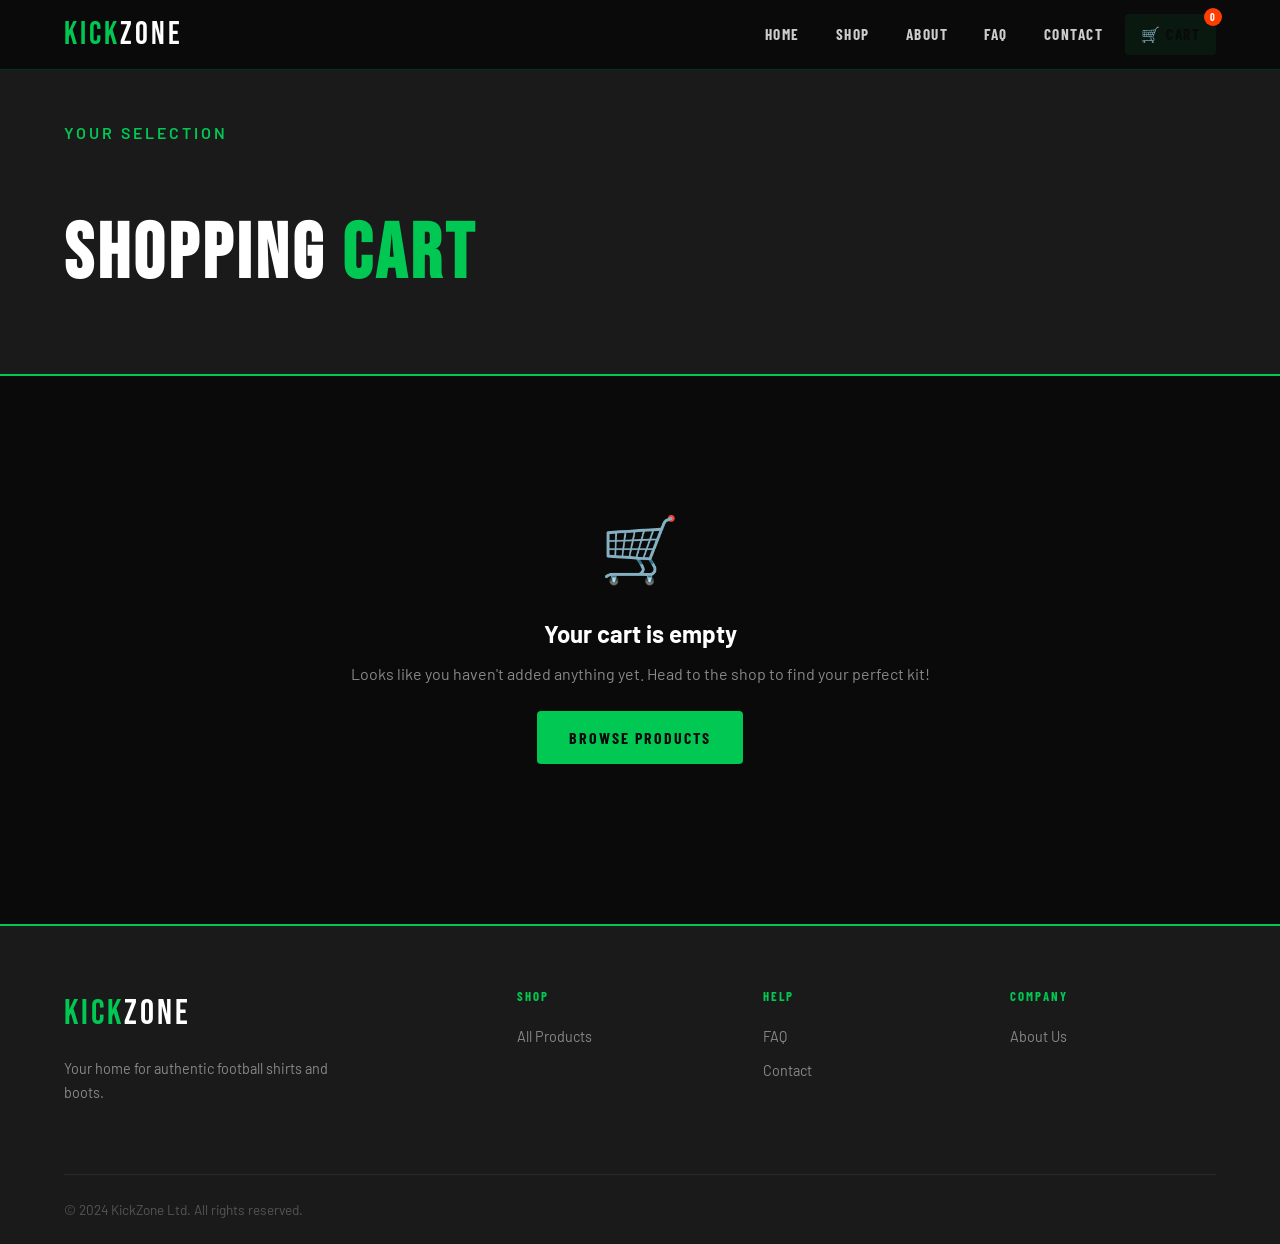
<file: cart.html>
<!DOCTYPE html>
<html lang="en">
<head>
  <meta charset="UTF-8" />
  <meta name="viewport" content="width=device-width, initial-scale=1.0"/>
  <title>KickZone — Shopping Cart</title>
  <link rel="stylesheet" href="style.css" />
</head>
<body>

  <!-- NAVBAR -->
  <nav class="navbar">
    <div class="container">
      <a href="index.html" class="nav-logo">KICK<span>ZONE</span></a>
      <div class="nav-menu">
        <a href="index.html">Home</a>
        <a href="shop.html">Shop</a>
        <a href="about.html">About</a>
        <a href="faq.html">FAQ</a>
        <a href="contact.html">Contact</a>
        <a href="cart.html" class="nav-cart active">🛒 Cart <span class="cart-count" id="cartCount">0</span></a>
      </div>
    </div>
  </nav>

  <!-- PAGE HERO -->
  <div class="page-hero">
    <div class="container">
      <p class="section-subtitle">Your Selection</p>
      <h1 class="section-title">SHOPPING <span class="highlight">CART</span></h1>
    </div>
  </div>

  <div class="section" style="padding-top:40px;">
    <div class="container">
      <div id="cartContent"></div>
    </div>
  </div>

  <!-- FOOTER -->
  <footer>
    <div class="container">
      <div class="footer-top">
        <div class="footer-brand">
          <div class="logo">KICK<span>ZONE</span></div>
          <p>Your home for authentic football shirts and boots.</p>
        </div>
        <div class="footer-col">
          <h4>Shop</h4>
          <ul><li><a href="shop.html">All Products</a></li></ul>
        </div>
        <div class="footer-col">
          <h4>Help</h4>
          <ul><li><a href="faq.html">FAQ</a></li><li><a href="contact.html">Contact</a></li></ul>
        </div>
        <div class="footer-col">
          <h4>Company</h4>
          <ul><li><a href="about.html">About Us</a></li></ul>
        </div>
      </div>
      <div class="footer-bottom">
        <p>&copy; 2024 KickZone Ltd. All rights reserved.</p>
      </div>
    </div>
  </footer>

  <div class="toast" id="toast"></div>

  <script src="store.js"></script>
  <script>
    function renderCart() {
      const cart = getCart();
      const cartContent = document.getElementById('cartContent');
      updateCartCount();

      if (cart.length === 0) {
        cartContent.innerHTML = `
          <div class="empty-cart">
            <div class="icon">🛒</div>
            <h3>Your cart is empty</h3>
            <p>Looks like you haven't added anything yet. Head to the shop to find your perfect kit!</p>
            <a href="shop.html" class="btn btn-primary">Browse Products</a>
          </div>
        `;
        return;
      }

      let subtotal = 0;
      const rows = cart.map(item => {
        const p = products.find(prod => prod.id === item.id);
        if (!p) return '';
        const lineTotal = p.price * item.qty;
        subtotal += lineTotal;
        return `
          <tr>
            <td>
              <div class="cart-item-info">
                <img src="${p.img}" alt="${p.name}" class="cart-item-img"/>
                <div>
                  <div class="cart-item-brand">${p.brand}</div>
                  <div class="cart-item-name">${p.name}</div>
                  <div style="font-size:0.8rem;color:#888;margin-top:2px;">${p.category === 'shirts' ? '⚽ Shirt' : '👟 Boots'}</div>
                </div>
              </div>
            </td>
            <td>£${p.price.toFixed(2)}</td>
            <td>
              <div class="qty-control">
                <button class="qty-btn" onclick="changeQty(${p.id}, -1)">−</button>
                <span class="qty-val">${item.qty}</span>
                <button class="qty-btn" onclick="changeQty(${p.id}, 1)">+</button>
              </div>
            </td>
            <td>£${lineTotal.toFixed(2)}</td>
            <td>
              <button class="remove-btn" onclick="removeItem(${p.id})" title="Remove">✕</button>
            </td>
          </tr>
        `;
      }).join('');

      const delivery = subtotal >= 50 ? 0 : 4.99;
      const total = subtotal + delivery;

      cartContent.innerHTML = `
        <div class="cart-layout">
          <div>
            <table class="cart-table">
              <thead>
                <tr>
                  <th>Product</th>
                  <th>Price</th>
                  <th>Qty</th>
                  <th>Total</th>
                  <th></th>
                </tr>
              </thead>
              <tbody>${rows}</tbody>
            </table>
            <div style="margin-top:24px;display:flex;gap:12px;flex-wrap:wrap;">
              <a href="shop.html" class="btn btn-outline">← Continue Shopping</a>
              <button class="btn btn-dark" onclick="clearCartAll()">Clear Cart</button>
            </div>
          </div>

          <div class="order-summary">
            <h3>ORDER SUMMARY</h3>
            <div class="summary-row"><span>Subtotal</span><span>£${subtotal.toFixed(2)}</span></div>
            <div class="summary-row">
              <span>Delivery</span>
              <span>${delivery === 0 ? '<span style="color:var(--green)">FREE</span>' : '£' + delivery.toFixed(2)}</span>
            </div>
            ${delivery > 0 ? `<div style="font-size:0.8rem;color:#888;padding:6px 0;">Add £${(50 - subtotal).toFixed(2)} more for free delivery!</div>` : ''}
            <div class="summary-row total"><span>Total</span><span>£${total.toFixed(2)}</span></div>

            <div class="coupon-input">
              <input type="text" id="couponInput" placeholder="Coupon code..."/>
              <button class="btn btn-dark" onclick="applyCoupon()" style="white-space:nowrap;">Apply</button>
            </div>

            <button class="checkout-btn" onclick="checkout()">Proceed to Checkout →</button>
            <div style="text-align:center;margin-top:14px;font-size:0.8rem;color:#888;">🔒 Secure SSL checkout</div>
            <div style="text-align:center;margin-top:6px;font-size:0.85rem;color:#888;">Visa · Mastercard · PayPal · Apple Pay</div>
          </div>
        </div>
      `;
    }

    function changeQty(id, delta) {
      const cart = getCart();
      const item = cart.find(i => i.id === id);
      if (!item) return;
      item.qty += delta;
      if (item.qty <= 0) {
        cart.splice(cart.indexOf(item), 1);
      }
      saveCart(cart);
      renderCart();
    }

    function removeItem(id) {
      const cart = getCart().filter(i => i.id !== id);
      saveCart(cart);
      renderCart();
      showToast('🗑️ Item removed');
    }

    function clearCartAll() {
      saveCart([]);
      renderCart();
      showToast('🗑️ Cart cleared');
    }

    function applyCoupon() {
      const code = document.getElementById('couponInput').value.trim().toUpperCase();
      if (code === 'KICKZONE20') {
        showToast('🎉 20% discount applied!');
      } else {
        showToast('❌ Invalid coupon code');
      }
    }

    function checkout() {
      showToast('🚀 Redirecting to checkout...');
      setTimeout(() => alert('Thank you for your order! This is a college demo — no real payment is taken. 😊'), 1500);
    }

    renderCart();
  </script>
</body>
</html>
</file>
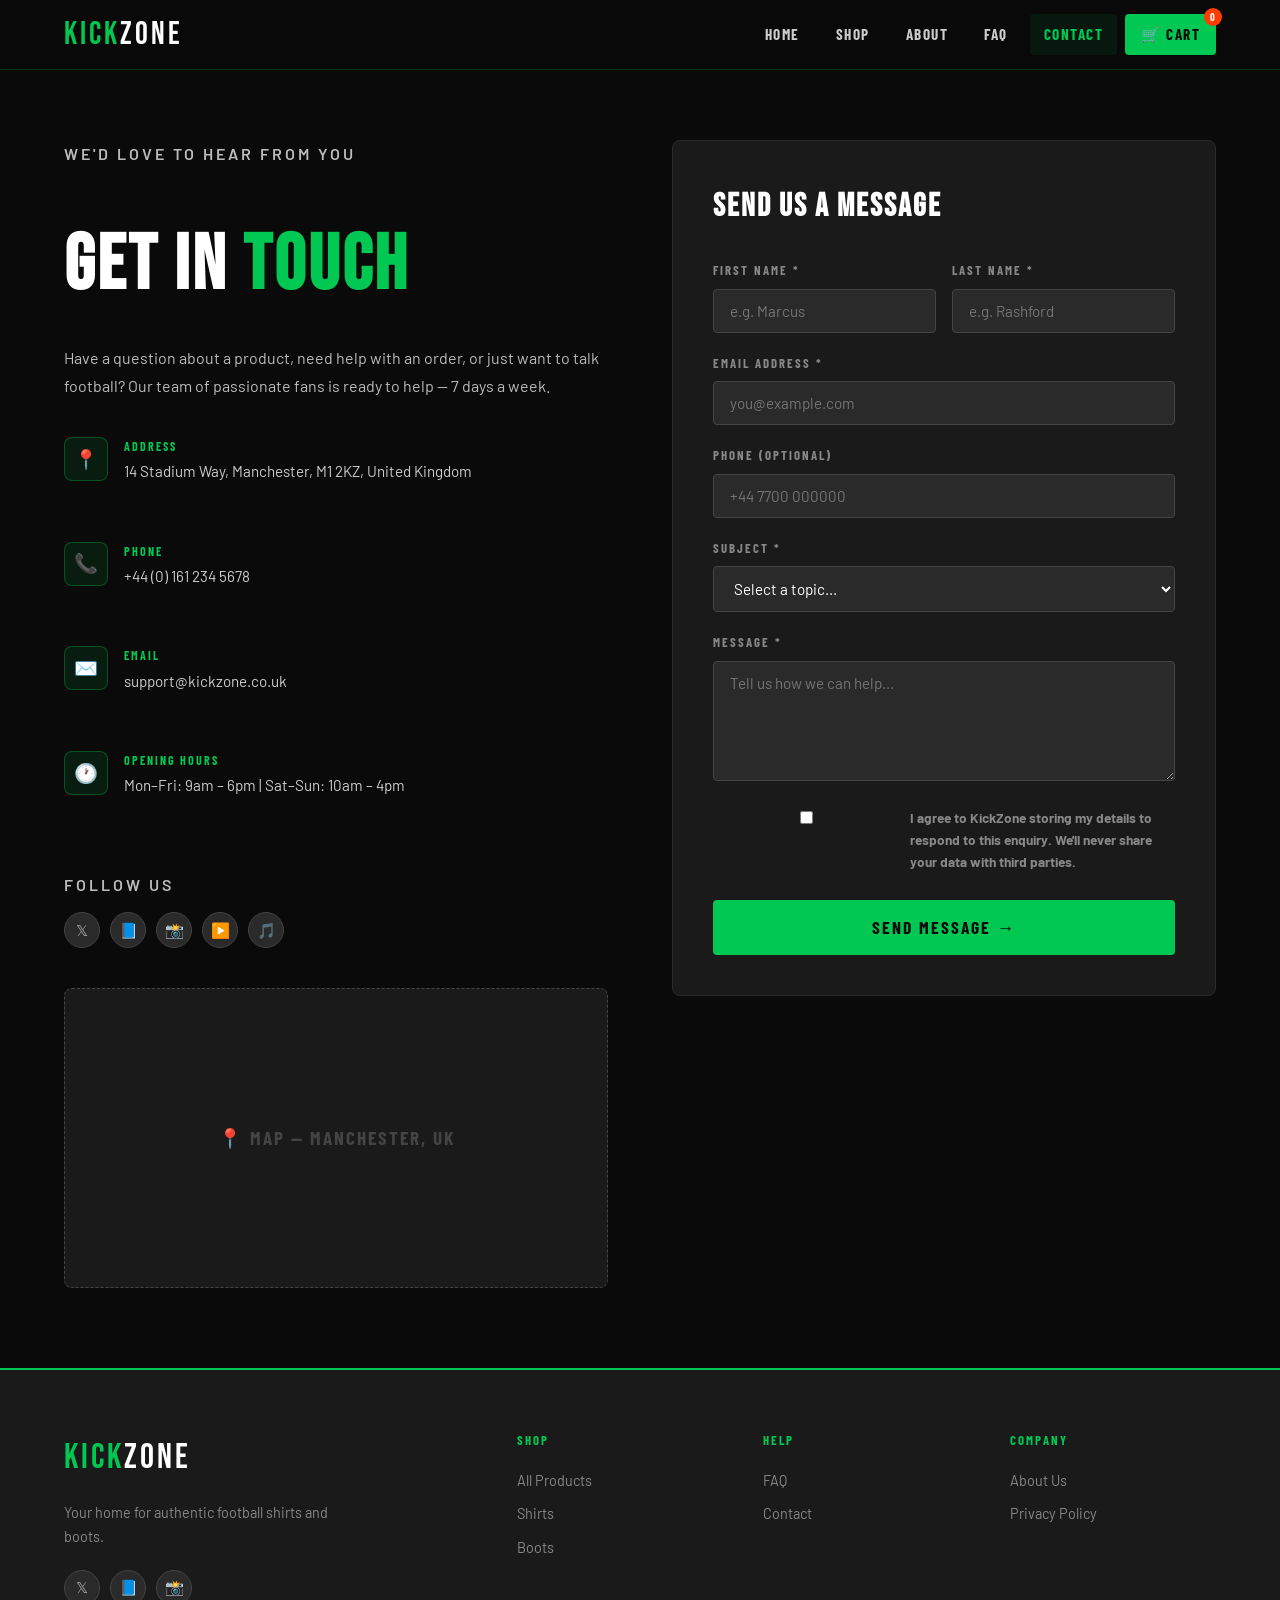
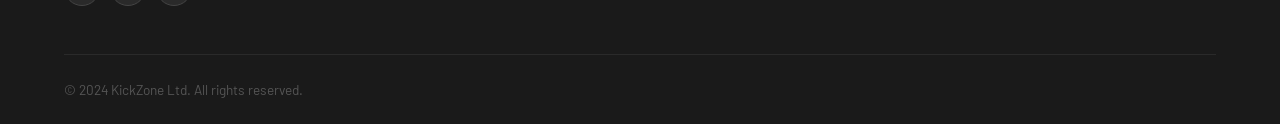
<file: contact.html>
<!DOCTYPE html>
<html lang="en">
<head>
  <meta charset="UTF-8" />
  <meta name="viewport" content="width=device-width, initial-scale=1.0"/>
  <title>KickZone — Contact Us</title>
  <link rel="stylesheet" href="style.css" />
</head>
<body>

  <!-- NAVBAR -->
  <nav class="navbar">
    <div class="container">
      <a href="index.html" class="nav-logo">KICK<span>ZONE</span></a>
      <div class="nav-menu">
        <a href="index.html">Home</a>
        <a href="shop.html">Shop</a>
        <a href="about.html">About</a>
        <a href="faq.html">FAQ</a>
        <a href="contact.html" class="active">Contact</a>
        <a href="cart.html" class="nav-cart">🛒 Cart <span class="cart-count" id="cartCount">0</span></a>
      </div>
    </div>
  </nav>

  <!-- CONTACT SECTION -->
  <section class="contact-section">
    <div class="container">
      <div class="contact-layout">

        <!-- INFO -->
        <div class="contact-info">
          <p class="section-subtitle">We'd Love to Hear From You</p>
          <h1>GET IN <span class="highlight">TOUCH</span></h1>
          <p>Have a question about a product, need help with an order, or just want to talk football? Our team of passionate fans is ready to help — 7 days a week.</p>

          <div class="contact-details">
            <div class="contact-detail">
              <div class="detail-icon">📍</div>
              <div class="detail-text">
                <div class="label">Address</div>
                <p>14 Stadium Way, Manchester, M1 2KZ, United Kingdom</p>
              </div>
            </div>
            <div class="contact-detail">
              <div class="detail-icon">📞</div>
              <div class="detail-text">
                <div class="label">Phone</div>
                <p>+44 (0) 161 234 5678</p>
              </div>
            </div>
            <div class="contact-detail">
              <div class="detail-icon">✉️</div>
              <div class="detail-text">
                <div class="label">Email</div>
                <p>support@kickzone.co.uk</p>
              </div>
            </div>
            <div class="contact-detail">
              <div class="detail-icon">🕐</div>
              <div class="detail-text">
                <div class="label">Opening Hours</div>
                <p>Mon–Fri: 9am – 6pm | Sat–Sun: 10am – 4pm</p>
              </div>
            </div>
          </div>

          <div style="margin-top:36px;">
            <p class="section-subtitle" style="margin-bottom:12px;">Follow Us</p>
            <div class="social-links">
              <a class="social-link" href="#" title="Twitter">𝕏</a>
              <a class="social-link" href="#" title="Facebook">📘</a>
              <a class="social-link" href="#" title="Instagram">📸</a>
              <a class="social-link" href="#" title="YouTube">▶️</a>
              <a class="social-link" href="#" title="TikTok">🎵</a>
            </div>
          </div>

          <div class="map-placeholder">
            📍 Map — Manchester, UK
          </div>
        </div>

        <!-- FORM -->
        <div class="contact-form">
          <h3>SEND US A MESSAGE</h3>

          <div id="successMsg" style="display:none;background:rgba(0,200,83,0.1);border:1px solid var(--green);border-radius:6px;padding:16px;margin-bottom:20px;color:var(--green);font-family:var(--font-condensed);font-size:1rem;font-weight:700;letter-spacing:1px;">
            ✅ Message sent! We'll get back to you within 24 hours.
          </div>

          <div class="form-row">
            <div class="form-group">
              <label>First Name *</label>
              <input type="text" id="firstName" placeholder="e.g. Marcus" required/>
            </div>
            <div class="form-group">
              <label>Last Name *</label>
              <input type="text" id="lastName" placeholder="e.g. Rashford"/>
            </div>
          </div>

          <div class="form-group">
            <label>Email Address *</label>
            <input type="email" id="email" placeholder="you@example.com" required/>
          </div>

          <div class="form-group">
            <label>Phone (Optional)</label>
            <input type="tel" id="phone" placeholder="+44 7700 000000"/>
          </div>

          <div class="form-group">
            <label>Subject *</label>
            <select id="subject">
              <option value="">Select a topic...</option>
              <option value="order">Order Enquiry</option>
              <option value="returns">Returns & Refunds</option>
              <option value="product">Product Question</option>
              <option value="delivery">Delivery Issue</option>
              <option value="bulk">Bulk / Team Orders</option>
              <option value="other">Other</option>
            </select>
          </div>

          <div class="form-group">
            <label>Message *</label>
            <textarea id="message" placeholder="Tell us how we can help..." rows="5"></textarea>
          </div>

          <div class="form-group" style="display:flex;align-items:flex-start;gap:10px;">
            <input type="checkbox" id="consent" style="margin-top:4px;accent-color:var(--green)"/>
            <label for="consent" style="font-size:0.85rem;color:#888;text-transform:none;letter-spacing:0;font-family:var(--font-body);">
              I agree to KickZone storing my details to respond to this enquiry. We'll never share your data with third parties.
            </label>
          </div>

          <button class="submit-btn" onclick="submitForm()">Send Message →</button>
        </div>
      </div>
    </div>
  </section>

  <!-- FOOTER -->
  <footer>
    <div class="container">
      <div class="footer-top">
        <div class="footer-brand">
          <div class="logo">KICK<span>ZONE</span></div>
          <p>Your home for authentic football shirts and boots.</p>
          <div class="social-links">
            <a class="social-link" href="#">𝕏</a>
            <a class="social-link" href="#">📘</a>
            <a class="social-link" href="#">📸</a>
          </div>
        </div>
        <div class="footer-col">
          <h4>Shop</h4>
          <ul>
            <li><a href="shop.html">All Products</a></li>
            <li><a href="shop.html?cat=shirts">Shirts</a></li>
            <li><a href="shop.html?cat=boots">Boots</a></li>
          </ul>
        </div>
        <div class="footer-col">
          <h4>Help</h4>
          <ul>
            <li><a href="faq.html">FAQ</a></li>
            <li><a href="contact.html">Contact</a></li>
          </ul>
        </div>
        <div class="footer-col">
          <h4>Company</h4>
          <ul>
            <li><a href="about.html">About Us</a></li>
            <li><a href="#">Privacy Policy</a></li>
          </ul>
        </div>
      </div>
      <div class="footer-bottom">
        <p>&copy; 2024 KickZone Ltd. All rights reserved.</p>
      </div>
    </div>
  </footer>

  <div class="toast" id="toast"></div>
  <script src="store.js"></script>
  <script>
    updateCartCount();

    function submitForm() {
      const firstName = document.getElementById('firstName').value.trim();
      const email = document.getElementById('email').value.trim();
      const subject = document.getElementById('subject').value;
      const message = document.getElementById('message').value.trim();
      const consent = document.getElementById('consent').checked;

      if (!firstName || !email || !subject || !message) {
        showToast('⚠️ Please fill in all required fields');
        return;
      }
      if (!consent) {
        showToast('⚠️ Please accept the privacy notice');
        return;
      }

      document.getElementById('successMsg').style.display = 'block';
      showToast('✅ Message sent successfully!');

      // Clear form
      ['firstName','lastName','email','phone','message'].forEach(id => document.getElementById(id).value = '');
      document.getElementById('subject').value = '';
      document.getElementById('consent').checked = false;
    }
  </script>
</body>
</html>
</file>
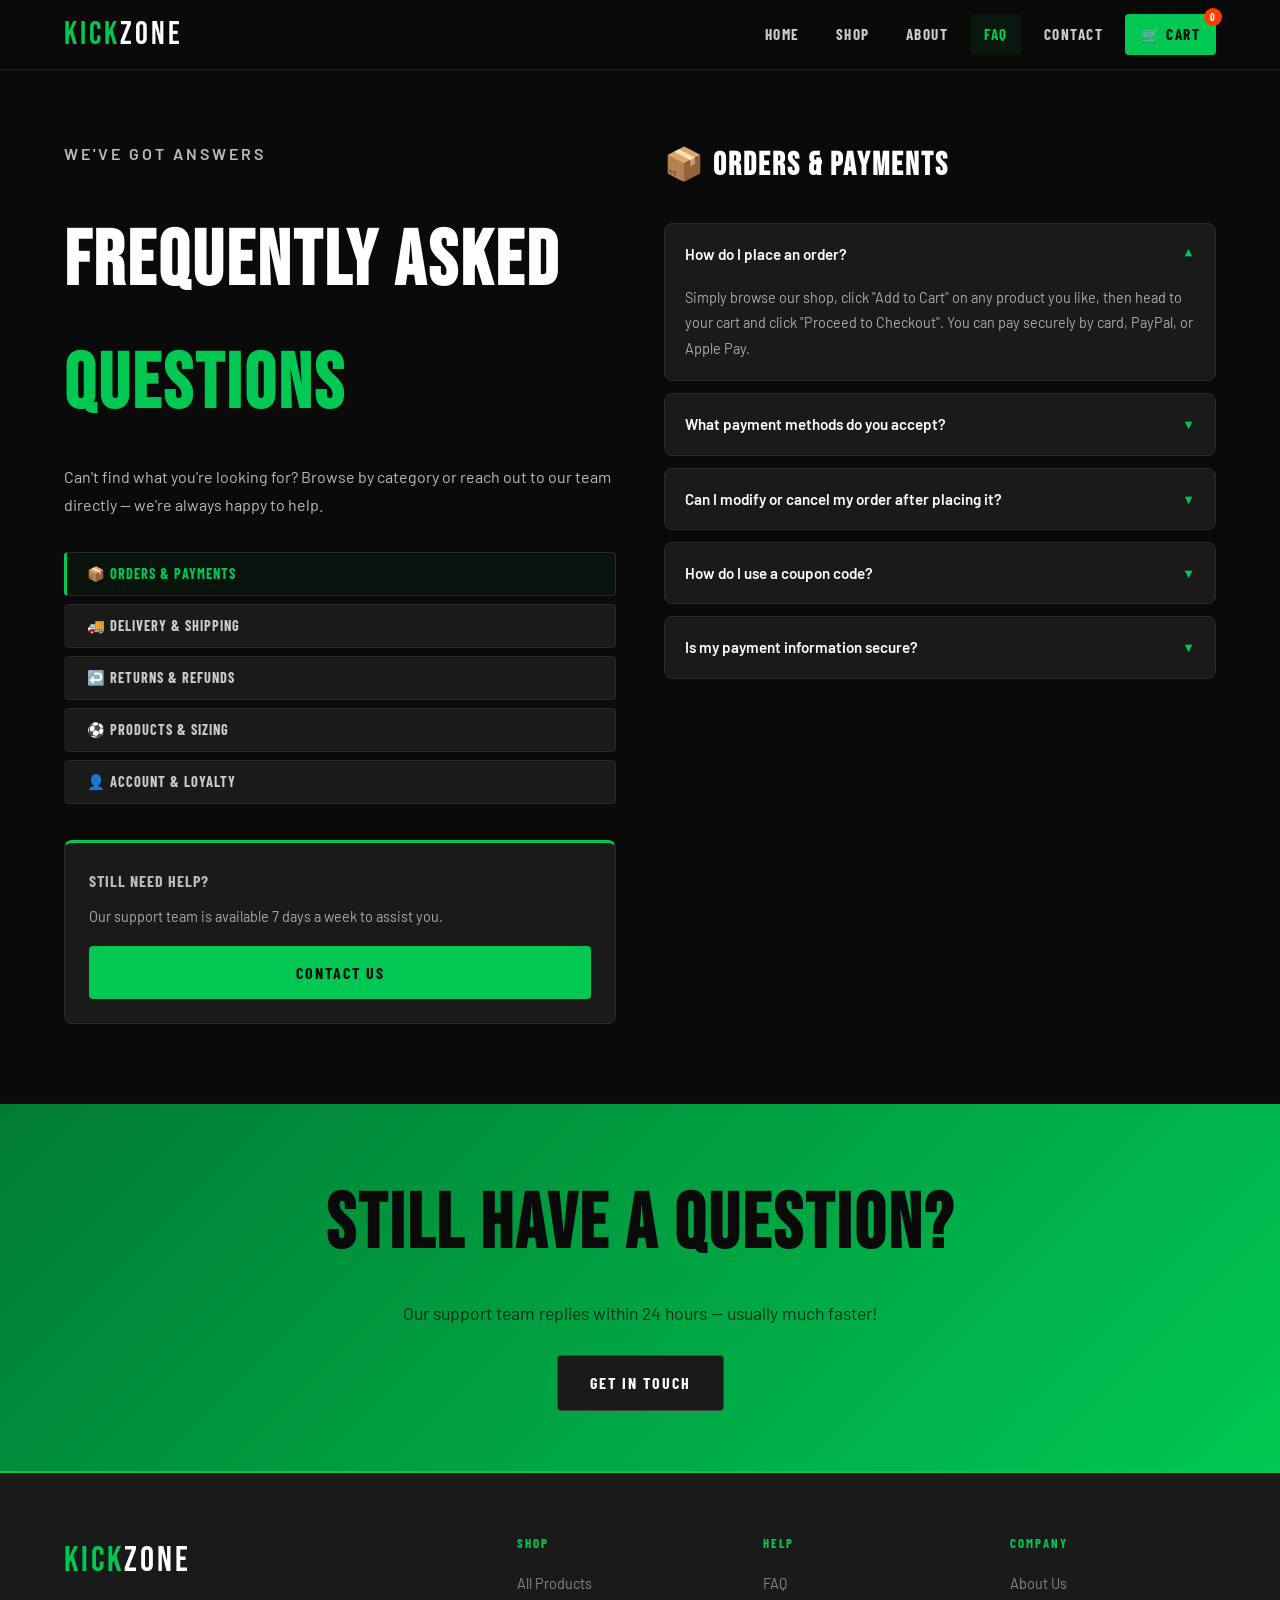
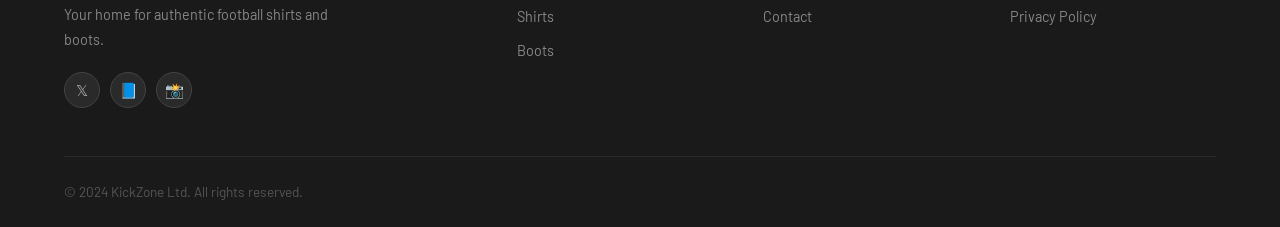
<file: faq.html>
<!DOCTYPE html>
<html lang="en">
<head>
  <meta charset="UTF-8" />
  <meta name="viewport" content="width=device-width, initial-scale=1.0"/>
  <title>KickZone — FAQ</title>
  <link rel="stylesheet" href="style.css" />
</head>
<body>

  <!-- NAVBAR -->
  <nav class="navbar">
    <div class="container">
      <a href="index.html" class="nav-logo">KICK<span>ZONE</span></a>
      <div class="nav-menu">
        <a href="index.html">Home</a>
        <a href="shop.html">Shop</a>
        <a href="about.html">About</a>
        <a href="faq.html" class="active">FAQ</a>
        <a href="contact.html">Contact</a>
        <a href="cart.html" class="nav-cart">🛒 Cart <span class="cart-count" id="cartCount">0</span></a>
      </div>
    </div>
  </nav>

  <!-- FAQ SECTION -->
  <section class="faq-section">
    <div class="container">
      <div class="faq-grid">

        <!-- SIDEBAR -->
        <div class="faq-sidebar">
          <p class="section-subtitle">We've Got Answers</p>
          <h1>FREQUENTLY ASKED <span class="highlight">QUESTIONS</span></h1>
          <p>Can't find what you're looking for? Browse by category or reach out to our team directly — we're always happy to help.</p>

          <div class="faq-cats">
            <button class="faq-cat-btn active" onclick="showCategory(this, 'orders')">📦 Orders & Payments</button>
            <button class="faq-cat-btn" onclick="showCategory(this, 'delivery')">🚚 Delivery & Shipping</button>
            <button class="faq-cat-btn" onclick="showCategory(this, 'returns')">↩️ Returns & Refunds</button>
            <button class="faq-cat-btn" onclick="showCategory(this, 'products')">⚽ Products & Sizing</button>
            <button class="faq-cat-btn" onclick="showCategory(this, 'account')">👤 Account & Loyalty</button>
          </div>

          <div style="margin-top:36px;background:var(--charcoal);border-radius:8px;padding:24px;border:1px solid var(--dark-grey);border-top:3px solid var(--green);">
            <p style="font-family:var(--font-condensed);font-weight:700;letter-spacing:1px;margin-bottom:8px;">STILL NEED HELP?</p>
            <p style="color:#aaa;font-size:0.9rem;margin-bottom:16px;">Our support team is available 7 days a week to assist you.</p>
            <a href="contact.html" class="btn btn-primary" style="width:100%;text-align:center;display:block;">Contact Us</a>
          </div>
        </div>

        <!-- FAQ LIST -->
        <div>
          <!-- Orders -->
          <div class="faq-list" id="cat-orders">
            <h3 style="font-family:var(--font-display);font-size:2rem;letter-spacing:2px;margin-bottom:20px;">📦 Orders & Payments</h3>
            <div class="faq-item open">
              <div class="faq-q" onclick="toggleFaq(this)">How do I place an order? <span class="arrow">▼</span></div>
              <div class="faq-a">Simply browse our shop, click "Add to Cart" on any product you like, then head to your cart and click "Proceed to Checkout". You can pay securely by card, PayPal, or Apple Pay.</div>
            </div>
            <div class="faq-item">
              <div class="faq-q" onclick="toggleFaq(this)">What payment methods do you accept? <span class="arrow">▼</span></div>
              <div class="faq-a">We accept Visa, Mastercard, American Express, PayPal, Apple Pay, and Google Pay. All transactions are secured with SSL encryption.</div>
            </div>
            <div class="faq-item">
              <div class="faq-q" onclick="toggleFaq(this)">Can I modify or cancel my order after placing it? <span class="arrow">▼</span></div>
              <div class="faq-a">Orders can be modified or cancelled within 1 hour of being placed. After that, they may have already been dispatched. Contact us as soon as possible at support@kickzone.co.uk.</div>
            </div>
            <div class="faq-item">
              <div class="faq-q" onclick="toggleFaq(this)">How do I use a coupon code? <span class="arrow">▼</span></div>
              <div class="faq-a">Enter your coupon code in the "Coupon Code" box on the cart page and click "Apply". The discount will be applied immediately to your order total.</div>
            </div>
            <div class="faq-item">
              <div class="faq-q" onclick="toggleFaq(this)">Is my payment information secure? <span class="arrow">▼</span></div>
              <div class="faq-a">Absolutely. We use Stripe for payment processing — your card details are never stored on our servers. All data is encrypted using industry-standard SSL/TLS protocols.</div>
            </div>
          </div>

          <!-- Delivery -->
          <div class="faq-list" id="cat-delivery" style="display:none;">
            <h3 style="font-family:var(--font-display);font-size:2rem;letter-spacing:2px;margin-bottom:20px;">🚚 Delivery & Shipping</h3>
            <div class="faq-item open">
              <div class="faq-q" onclick="toggleFaq(this)">How long does delivery take? <span class="arrow">▼</span></div>
              <div class="faq-a">Standard delivery takes 2–3 working days. Express next-day delivery is available for orders placed before 2pm Monday–Friday. International shipping typically takes 5–10 working days.</div>
            </div>
            <div class="faq-item">
              <div class="faq-q" onclick="toggleFaq(this)">Do you offer free delivery? <span class="arrow">▼</span></div>
              <div class="faq-a">Yes! We offer free standard delivery on all UK orders over £50. Orders under £50 have a flat delivery fee of £4.99.</div>
            </div>
            <div class="faq-item">
              <div class="faq-q" onclick="toggleFaq(this)">Do you ship internationally? <span class="arrow">▼</span></div>
              <div class="faq-a">Yes, we ship to over 50 countries worldwide. International delivery costs vary by destination and are calculated at checkout. Import duties may apply depending on your country.</div>
            </div>
            <div class="faq-item">
              <div class="faq-q" onclick="toggleFaq(this)">How do I track my order? <span class="arrow">▼</span></div>
              <div class="faq-a">Once your order is dispatched, you'll receive a tracking number by email. You can track your parcel directly via our courier's website. Alternatively, log into your KickZone account to view your order status.</div>
            </div>
          </div>

          <!-- Returns -->
          <div class="faq-list" id="cat-returns" style="display:none;">
            <h3 style="font-family:var(--font-display);font-size:2rem;letter-spacing:2px;margin-bottom:20px;">↩️ Returns & Refunds</h3>
            <div class="faq-item open">
              <div class="faq-q" onclick="toggleFaq(this)">What is your return policy? <span class="arrow">▼</span></div>
              <div class="faq-a">We offer a 30-day return policy on all unworn, unwashed, and unmodified items in their original packaging. Simply contact us to initiate a return and we'll send you a prepaid return label.</div>
            </div>
            <div class="faq-item">
              <div class="faq-q" onclick="toggleFaq(this)">How long do refunds take? <span class="arrow">▼</span></div>
              <div class="faq-a">Once we receive your returned item and inspect it, your refund will be processed within 3–5 working days. It may take a further 5–10 days to appear in your bank account depending on your provider.</div>
            </div>
            <div class="faq-item">
              <div class="faq-q" onclick="toggleFaq(this)">What if I received a wrong or damaged item? <span class="arrow">▼</span></div>
              <div class="faq-a">We're very sorry if this happened! Please contact us within 48 hours with photos of the item and your order number. We'll send a replacement immediately and arrange collection of the incorrect item at no cost to you.</div>
            </div>
            <div class="faq-item">
              <div class="faq-q" onclick="toggleFaq(this)">Can I exchange an item for a different size? <span class="arrow">▼</span></div>
              <div class="faq-a">Yes! We offer free exchanges for size issues. Contact our team within 30 days of receiving your order and we'll arrange the swap. Stock permitting, we'll dispatch the new size the same day we receive your return.</div>
            </div>
          </div>

          <!-- Products -->
          <div class="faq-list" id="cat-products" style="display:none;">
            <h3 style="font-family:var(--font-display);font-size:2rem;letter-spacing:2px;margin-bottom:20px;">⚽ Products & Sizing</h3>
            <div class="faq-item open">
              <div class="faq-q" onclick="toggleFaq(this)">Are your shirts and boots 100% authentic? <span class="arrow">▼</span></div>
              <div class="faq-a">Absolutely. Every product we sell is sourced directly from official brand distributors and comes with the relevant authenticity tags and certificates. We never stock replicas or counterfeit items — guaranteed.</div>
            </div>
            <div class="faq-item">
              <div class="faq-q" onclick="toggleFaq(this)">How do I find my correct shirt size? <span class="arrow">▼</span></div>
              <div class="faq-a">Each product page includes a full size guide with chest and waist measurements. As a general rule, football shirts run slightly slim. If you're between sizes or prefer a looser fit, we recommend sizing up.</div>
            </div>
            <div class="faq-item">
              <div class="faq-q" onclick="toggleFaq(this)">What football boot type should I choose? <span class="arrow">▼</span></div>
              <div class="faq-a">FG (Firm Ground) suits natural grass pitches. AG (Artificial Ground) is for 3G/4G astro turf. SG (Soft Ground) is for muddy pitches with removable studs. TF (Turf) is for hard artificial surfaces. Check the product description for the recommended surface.</div>
            </div>
            <div class="faq-item">
              <div class="faq-q" onclick="toggleFaq(this)">Can I get shirt printing/personalisation? <span class="arrow">▼</span></div>
              <div class="faq-a">Yes! We offer official name and number printing on most shirts. Simply select the customisation option on the product page before adding to cart. Please note that personalised items cannot be returned unless faulty.</div>
            </div>
          </div>

          <!-- Account -->
          <div class="faq-list" id="cat-account" style="display:none;">
            <h3 style="font-family:var(--font-display);font-size:2rem;letter-spacing:2px;margin-bottom:20px;">👤 Account & Loyalty</h3>
            <div class="faq-item open">
              <div class="faq-q" onclick="toggleFaq(this)">Do I need an account to shop? <span class="arrow">▼</span></div>
              <div class="faq-a">No — you can checkout as a guest. However, creating an account lets you track orders, save your address, access exclusive deals, and earn loyalty points on every purchase.</div>
            </div>
            <div class="faq-item">
              <div class="faq-q" onclick="toggleFaq(this)">How does the KickZone loyalty programme work? <span class="arrow">▼</span></div>
              <div class="faq-a">Earn 1 point for every £1 spent. 100 points = £1 off your next order. Points never expire and can be redeemed at checkout. Sign up for a free account to start earning today.</div>
            </div>
            <div class="faq-item">
              <div class="faq-q" onclick="toggleFaq(this)">Do you offer a student discount? <span class="arrow">▼</span></div>
              <div class="faq-a">Yes! We offer 10% off for students verified through Student Beans or UNiDAYS. Visit the student discount page and verify your student status to receive your unique discount code.</div>
            </div>
            <div class="faq-item">
              <div class="faq-q" onclick="toggleFaq(this)">I forgot my password — how do I reset it? <span class="arrow">▼</span></div>
              <div class="faq-a">Click "Forgot Password" on the login page and enter your email address. You'll receive a reset link within a few minutes. Check your spam folder if it doesn't arrive promptly.</div>
            </div>
          </div>
        </div>

      </div>
    </div>
  </section>

  <!-- CTA BANNER -->
  <section class="promo-banner">
    <div class="container">
      <h2>STILL HAVE A QUESTION?</h2>
      <p>Our support team replies within 24 hours — usually much faster!</p>
      <a href="contact.html" class="btn btn-dark">Get in Touch</a>
    </div>
  </section>

  <!-- FOOTER -->
  <footer>
    <div class="container">
      <div class="footer-top">
        <div class="footer-brand">
          <div class="logo">KICK<span>ZONE</span></div>
          <p>Your home for authentic football shirts and boots.</p>
          <div class="social-links">
            <a class="social-link" href="#">𝕏</a>
            <a class="social-link" href="#">📘</a>
            <a class="social-link" href="#">📸</a>
          </div>
        </div>
        <div class="footer-col">
          <h4>Shop</h4>
          <ul>
            <li><a href="shop.html">All Products</a></li>
            <li><a href="shop.html?cat=shirts">Shirts</a></li>
            <li><a href="shop.html?cat=boots">Boots</a></li>
          </ul>
        </div>
        <div class="footer-col">
          <h4>Help</h4>
          <ul>
            <li><a href="faq.html">FAQ</a></li>
            <li><a href="contact.html">Contact</a></li>
          </ul>
        </div>
        <div class="footer-col">
          <h4>Company</h4>
          <ul>
            <li><a href="about.html">About Us</a></li>
            <li><a href="#">Privacy Policy</a></li>
          </ul>
        </div>
      </div>
      <div class="footer-bottom">
        <p>&copy; 2024 KickZone Ltd. All rights reserved.</p>
      </div>
    </div>
  </footer>

  <div class="toast" id="toast"></div>
  <script src="store.js"></script>
  <script>
    updateCartCount();

    function toggleFaq(el) {
      const item = el.parentElement;
      item.classList.toggle('open');
    }

    function showCategory(btn, cat) {
      document.querySelectorAll('.faq-cat-btn').forEach(b => b.classList.remove('active'));
      btn.classList.add('active');
      ['orders','delivery','returns','products','account'].forEach(c => {
        document.getElementById('cat-' + c).style.display = c === cat ? 'flex' : 'none';
        if (c === cat) document.getElementById('cat-' + c).style.flexDirection = 'column';
      });
    }
  </script>
</body>
</html>
</file>
<file: style.css>
/* ============================================================
   KICKZONE FOOTBALL STORE - External Stylesheet
   ============================================================ */

@import url('https://fonts.googleapis.com/css2?family=Bebas+Neue&family=Barlow:wght@300;400;500;600;700&family=Barlow+Condensed:wght@700;800&display=swap');

/* ---- CSS Variables ---- */
:root {
  --green: #00c853;
  --green-dark: #007c32;
  --black: #0a0a0a;
  --charcoal: #1a1a1a;
  --dark-grey: #2a2a2a;
  --mid-grey: #444;
  --light-grey: #f0f0f0;
  --white: #ffffff;
  --accent: #ff3d00;
  --gold: #ffd600;
  --font-display: 'Bebas Neue', sans-serif;
  --font-condensed: 'Barlow Condensed', sans-serif;
  --font-body: 'Barlow', sans-serif;
  --transition: 0.3s ease;
  --shadow: 0 8px 32px rgba(0,0,0,0.4);
  --radius: 4px;
}

/* ---- Reset & Base ---- */
*, *::before, *::after { box-sizing: border-box; margin: 0; padding: 0; }

html { scroll-behavior: smooth; }

body {
  font-family: var(--font-body);
  background: var(--black);
  color: var(--white);
  line-height: 1.6;
  min-height: 100vh;
}

a { text-decoration: none; color: inherit; }
img { max-width: 100%; display: block; }
ul { list-style: none; }

/* ---- Utility ---- */
.container { max-width: 1200px; margin: 0 auto; padding: 0 24px; }
.section { padding: 80px 0; }
.section-title {
  font-family: var(--font-display);
  font-size: clamp(2.5rem, 5vw, 4rem);
  letter-spacing: 2px;
  color: var(--white);
  margin-bottom: 8px;
}
.section-subtitle {
  font-size: 1rem;
  color: var(--green);
  font-weight: 600;
  text-transform: uppercase;
  letter-spacing: 3px;
  margin-bottom: 48px;
}
.highlight { color: var(--green); }
.accent { color: var(--accent); }

/* ---- Buttons ---- */
.btn {
  display: inline-block;
  padding: 14px 32px;
  font-family: var(--font-condensed);
  font-size: 1rem;
  font-weight: 700;
  letter-spacing: 2px;
  text-transform: uppercase;
  border: none;
  cursor: pointer;
  border-radius: var(--radius);
  transition: var(--transition);
}
.btn-primary {
  background: var(--green);
  color: var(--black);
}
.btn-primary:hover {
  background: var(--green-dark);
  color: var(--white);
  transform: translateY(-2px);
  box-shadow: 0 6px 20px rgba(0,200,83,0.4);
}
.btn-outline {
  background: transparent;
  color: var(--white);
  border: 2px solid var(--white);
}
.btn-outline:hover {
  background: var(--white);
  color: var(--black);
  transform: translateY(-2px);
}
.btn-accent {
  background: var(--accent);
  color: var(--white);
}
.btn-accent:hover {
  background: #c62800;
  transform: translateY(-2px);
  box-shadow: 0 6px 20px rgba(255,61,0,0.4);
}
.btn-dark {
  background: var(--charcoal);
  color: var(--white);
  border: 1px solid var(--mid-grey);
}
.btn-dark:hover { background: var(--dark-grey); }

/* ============================================================
   NAVIGATION
   ============================================================ */
.navbar {
  position: fixed;
  top: 0; left: 0; right: 0;
  z-index: 1000;
  background: rgba(10,10,10,0.95);
  backdrop-filter: blur(10px);
  border-bottom: 1px solid rgba(0,200,83,0.2);
  height: 70px;
  display: flex;
  align-items: center;
}
.navbar .container {
  display: flex;
  align-items: center;
  justify-content: space-between;
  width: 100%;
}
.nav-logo {
  font-family: var(--font-display);
  font-size: 2rem;
  color: var(--green);
  letter-spacing: 3px;
}
.nav-logo span { color: var(--white); }
.nav-menu {
  display: flex;
  gap: 8px;
  align-items: center;
}
.nav-menu a {
  font-family: var(--font-condensed);
  font-size: 0.95rem;
  font-weight: 700;
  text-transform: uppercase;
  letter-spacing: 1.5px;
  padding: 8px 14px;
  border-radius: var(--radius);
  color: #ccc;
  transition: var(--transition);
}
.nav-menu a:hover, .nav-menu a.active {
  color: var(--green);
  background: rgba(0,200,83,0.08);
}
.nav-cart {
  position: relative;
  background: var(--green);
  color: var(--black) !important;
  border-radius: var(--radius);
  padding: 8px 16px !important;
}
.nav-cart:hover { background: var(--green-dark) !important; color: var(--white) !important; }
.cart-count {
  position: absolute;
  top: -6px; right: -6px;
  background: var(--accent);
  color: white;
  border-radius: 50%;
  width: 18px; height: 18px;
  font-size: 0.65rem;
  display: flex; align-items: center; justify-content: center;
  font-weight: 700;
}

/* ============================================================
   HERO - HOME
   ============================================================ */
.hero {
  min-height: 100vh;
  display: flex;
  align-items: center;
  position: relative;
  overflow: hidden;
  background: var(--black);
}
.hero-bg {
  position: absolute;
  inset: 0;
  background:
    radial-gradient(ellipse 60% 80% at 70% 50%, rgba(0,200,83,0.12) 0%, transparent 60%),
    radial-gradient(ellipse 40% 60% at 20% 80%, rgba(255,61,0,0.06) 0%, transparent 50%),
    repeating-linear-gradient(
      90deg,
      rgba(255,255,255,0.02) 0px,
      transparent 1px,
      transparent 80px,
      rgba(255,255,255,0.02) 81px
    );
}
.hero-lines {
  position: absolute;
  inset: 0;
  background-image:
    repeating-linear-gradient(
      0deg,
      transparent,
      transparent 79px,
      rgba(255,255,255,0.03) 79px,
      rgba(255,255,255,0.03) 80px
    );
}
.hero-content {
  position: relative;
  z-index: 2;
  max-width: 700px;
}
.hero-tag {
  display: inline-block;
  background: var(--green);
  color: var(--black);
  font-family: var(--font-condensed);
  font-weight: 700;
  font-size: 0.8rem;
  letter-spacing: 3px;
  text-transform: uppercase;
  padding: 6px 16px;
  border-radius: 2px;
  margin-bottom: 24px;
  animation: fadeInDown 0.6s ease both;
}
.hero h1 {
  font-family: var(--font-display);
  font-size: clamp(4rem, 10vw, 8rem);
  line-height: 0.9;
  letter-spacing: 4px;
  margin-bottom: 24px;
  animation: fadeInUp 0.7s ease 0.1s both;
}
.hero p {
  font-size: 1.15rem;
  color: #aaa;
  max-width: 480px;
  margin-bottom: 36px;
  animation: fadeInUp 0.7s ease 0.2s both;
}
.hero-btns {
  display: flex;
  gap: 16px;
  flex-wrap: wrap;
  animation: fadeInUp 0.7s ease 0.3s both;
}
.hero-badge {
  position: absolute;
  right: 60px;
  top: 50%;
  transform: translateY(-50%);
  width: 200px; height: 200px;
  border-radius: 50%;
  background: conic-gradient(var(--green) 0deg, var(--green-dark) 180deg, var(--charcoal) 360deg);
  display: flex;
  flex-direction: column;
  align-items: center;
  justify-content: center;
  text-align: center;
  animation: spin-slow 20s linear infinite;
  z-index: 2;
}
.hero-badge-inner {
  background: var(--black);
  border-radius: 50%;
  width: 170px; height: 170px;
  display: flex; flex-direction: column;
  align-items: center; justify-content: center;
}
.hero-badge .big { font-family: var(--font-display); font-size: 3rem; color: var(--green); line-height: 1; }
.hero-badge .small { font-family: var(--font-condensed); font-size: 0.75rem; letter-spacing: 2px; color: #aaa; }

/* ---- Features Strip ---- */
.features-strip {
  background: var(--charcoal);
  border-top: 2px solid var(--green);
  border-bottom: 1px solid var(--dark-grey);
  padding: 20px 0;
}
.features-strip .container {
  display: flex;
  justify-content: space-around;
  flex-wrap: wrap;
  gap: 16px;
}
.feature-item {
  display: flex;
  align-items: center;
  gap: 10px;
  font-family: var(--font-condensed);
  font-size: 0.9rem;
  font-weight: 700;
  letter-spacing: 1px;
  text-transform: uppercase;
  color: #ccc;
}
.feature-item .icon { font-size: 1.4rem; }

/* ---- Category Cards ---- */
.categories { background: var(--black); }
.cat-grid {
  display: grid;
  grid-template-columns: 1fr 1fr;
  gap: 24px;
}
.cat-card {
  position: relative;
  border-radius: 8px;
  overflow: hidden;
  height: 320px;
  cursor: pointer;
  transition: transform 0.3s ease;
}
.cat-card:hover { transform: scale(1.02); }
.cat-card-img {
  width: 100%;
  height: 100%;
  object-fit: cover;
  transition: transform 0.5s ease;
}
.cat-card:hover .cat-card-img { transform: scale(1.08); }
.cat-card-overlay {
  position: absolute;
  inset: 0;
  background: linear-gradient(to top, rgba(0,0,0,0.85) 0%, rgba(0,0,0,0.2) 60%, transparent 100%);
  display: flex;
  flex-direction: column;
  justify-content: flex-end;
  padding: 28px;
}
.cat-card h3 {
  font-family: var(--font-display);
  font-size: 2.2rem;
  letter-spacing: 2px;
  margin-bottom: 4px;
}
.cat-card p { color: #ccc; font-size: 0.9rem; margin-bottom: 14px; }
.cat-tag {
  display: inline-block;
  background: var(--green);
  color: var(--black);
  font-family: var(--font-condensed);
  font-size: 0.75rem;
  font-weight: 700;
  letter-spacing: 2px;
  padding: 4px 12px;
  border-radius: 2px;
  text-transform: uppercase;
}

/* ---- Featured Products ---- */
.products { background: var(--charcoal); }
.products-grid {
  display: grid;
  grid-template-columns: repeat(auto-fill, minmax(240px, 1fr));
  gap: 24px;
}
.product-card {
  background: var(--dark-grey);
  border-radius: 8px;
  overflow: hidden;
  transition: transform 0.3s ease, box-shadow 0.3s ease;
  border: 1px solid rgba(255,255,255,0.05);
}
.product-card:hover {
  transform: translateY(-6px);
  box-shadow: 0 16px 40px rgba(0,0,0,0.5);
}
.product-img-wrap {
  position: relative;
  height: 220px;
  background: var(--charcoal);
  overflow: hidden;
  display: flex;
  align-items: center;
  justify-content: center;
}
.product-img-wrap img {
  width: 100%; height: 100%;
  object-fit: cover;
  transition: transform 0.4s ease;
}
.product-card:hover .product-img-wrap img { transform: scale(1.08); }
.product-badge {
  position: absolute;
  top: 12px; left: 12px;
  background: var(--accent);
  color: white;
  font-family: var(--font-condensed);
  font-size: 0.7rem;
  font-weight: 700;
  letter-spacing: 1px;
  padding: 3px 10px;
  border-radius: 2px;
  text-transform: uppercase;
}
.product-badge.new { background: var(--green); color: var(--black); }
.product-info { padding: 18px; }
.product-brand {
  font-family: var(--font-condensed);
  font-size: 0.75rem;
  font-weight: 700;
  letter-spacing: 2px;
  color: var(--green);
  text-transform: uppercase;
  margin-bottom: 4px;
}
.product-name {
  font-weight: 600;
  font-size: 1rem;
  margin-bottom: 10px;
  color: var(--white);
}
.product-price {
  display: flex;
  align-items: center;
  gap: 10px;
  margin-bottom: 14px;
}
.price-current {
  font-family: var(--font-condensed);
  font-size: 1.3rem;
  font-weight: 700;
  color: var(--white);
}
.price-old {
  font-size: 0.9rem;
  color: #888;
  text-decoration: line-through;
}
.add-to-cart {
  width: 100%;
  padding: 10px;
  background: var(--green);
  color: var(--black);
  border: none;
  border-radius: var(--radius);
  font-family: var(--font-condensed);
  font-weight: 700;
  font-size: 0.9rem;
  letter-spacing: 1.5px;
  text-transform: uppercase;
  cursor: pointer;
  transition: var(--transition);
}
.add-to-cart:hover { background: var(--green-dark); color: var(--white); }

/* ---- Banner ---- */
.promo-banner {
  background: linear-gradient(135deg, var(--green-dark) 0%, var(--green) 100%);
  padding: 60px 0;
  text-align: center;
}
.promo-banner h2 {
  font-family: var(--font-display);
  font-size: clamp(2.5rem, 6vw, 5rem);
  color: var(--black);
  letter-spacing: 3px;
  margin-bottom: 12px;
}
.promo-banner p { color: rgba(0,0,0,0.7); font-size: 1.1rem; margin-bottom: 28px; }

/* ============================================================
   SHOP PAGE
   ============================================================ */
.shop-hero {
  padding: 120px 0 60px;
  background: var(--charcoal);
  border-bottom: 2px solid var(--green);
  text-align: center;
}
.shop-hero h1 {
  font-family: var(--font-display);
  font-size: clamp(3rem, 7vw, 6rem);
  letter-spacing: 4px;
}
.shop-layout {
  display: grid;
  grid-template-columns: 260px 1fr;
  gap: 32px;
  padding: 48px 0 80px;
}

/* Sidebar */
.shop-sidebar {}
.filter-box {
  background: var(--charcoal);
  border-radius: 8px;
  padding: 24px;
  margin-bottom: 20px;
  border: 1px solid var(--dark-grey);
}
.filter-title {
  font-family: var(--font-condensed);
  font-size: 0.85rem;
  font-weight: 700;
  letter-spacing: 2px;
  color: var(--green);
  text-transform: uppercase;
  margin-bottom: 16px;
  padding-bottom: 10px;
  border-bottom: 1px solid var(--dark-grey);
}
.filter-list { display: flex; flex-direction: column; gap: 8px; }
.filter-item {
  display: flex;
  align-items: center;
  gap: 10px;
  font-size: 0.9rem;
  color: #ccc;
  cursor: pointer;
  padding: 4px 0;
  transition: color 0.2s;
}
.filter-item:hover { color: var(--green); }
.filter-item input[type="checkbox"] { accent-color: var(--green); width: 14px; height: 14px; }
.price-range { display: flex; gap: 10px; }
.price-range input {
  flex: 1;
  background: var(--dark-grey);
  border: 1px solid var(--mid-grey);
  border-radius: var(--radius);
  padding: 8px 10px;
  color: var(--white);
  font-size: 0.85rem;
  font-family: var(--font-body);
}
.price-range input:focus { outline: none; border-color: var(--green); }

/* Shop Products */
.shop-products {}
.shop-toolbar {
  display: flex;
  align-items: center;
  justify-content: space-between;
  margin-bottom: 24px;
  flex-wrap: wrap;
  gap: 12px;
}
.results-count { color: #888; font-size: 0.9rem; }
.sort-select {
  background: var(--charcoal);
  border: 1px solid var(--mid-grey);
  color: var(--white);
  padding: 8px 14px;
  border-radius: var(--radius);
  font-family: var(--font-body);
  font-size: 0.9rem;
  cursor: pointer;
}
.sort-select:focus { outline: none; border-color: var(--green); }

/* Tab Filter */
.tab-filter {
  display: flex;
  gap: 8px;
  margin-bottom: 28px;
  flex-wrap: wrap;
}
.tab-btn {
  background: var(--charcoal);
  border: 1px solid var(--mid-grey);
  color: #ccc;
  padding: 8px 20px;
  border-radius: 20px;
  font-family: var(--font-condensed);
  font-weight: 700;
  font-size: 0.85rem;
  letter-spacing: 1px;
  cursor: pointer;
  transition: var(--transition);
  text-transform: uppercase;
}
.tab-btn:hover, .tab-btn.active {
  background: var(--green);
  color: var(--black);
  border-color: var(--green);
}

/* ============================================================
   CART PAGE
   ============================================================ */
.page-hero {
  padding: 120px 0 50px;
  background: var(--charcoal);
  border-bottom: 2px solid var(--green);
}
.page-hero h1 {
  font-family: var(--font-display);
  font-size: clamp(2.5rem, 6vw, 5rem);
  letter-spacing: 4px;
}
.cart-layout {
  display: grid;
  grid-template-columns: 1fr 340px;
  gap: 32px;
  padding: 48px 0 80px;
  align-items: start;
}
.cart-table { width: 100%; border-collapse: collapse; }
.cart-table th {
  text-align: left;
  font-family: var(--font-condensed);
  font-size: 0.8rem;
  font-weight: 700;
  letter-spacing: 2px;
  color: var(--green);
  text-transform: uppercase;
  padding: 12px 16px;
  border-bottom: 2px solid var(--dark-grey);
}
.cart-table td {
  padding: 20px 16px;
  border-bottom: 1px solid var(--dark-grey);
  vertical-align: middle;
}
.cart-item-img {
  width: 70px; height: 70px;
  object-fit: cover;
  border-radius: 6px;
}
.cart-item-info { display: flex; align-items: center; gap: 16px; }
.cart-item-brand {
  font-family: var(--font-condensed);
  font-size: 0.7rem;
  font-weight: 700;
  letter-spacing: 2px;
  color: var(--green);
  text-transform: uppercase;
}
.cart-item-name { font-weight: 600; font-size: 0.95rem; }
.qty-control {
  display: flex;
  align-items: center;
  gap: 0;
  border: 1px solid var(--mid-grey);
  border-radius: var(--radius);
  overflow: hidden;
  width: fit-content;
}
.qty-btn {
  background: var(--dark-grey);
  color: var(--white);
  border: none;
  padding: 6px 12px;
  font-size: 1rem;
  cursor: pointer;
  transition: background 0.2s;
}
.qty-btn:hover { background: var(--green); color: var(--black); }
.qty-val {
  padding: 6px 14px;
  font-weight: 600;
  font-size: 0.95rem;
  background: var(--charcoal);
  min-width: 40px;
  text-align: center;
}
.remove-btn {
  background: none;
  border: none;
  color: #888;
  cursor: pointer;
  font-size: 1.2rem;
  transition: color 0.2s;
}
.remove-btn:hover { color: var(--accent); }

/* Order Summary */
.order-summary {
  background: var(--charcoal);
  border-radius: 8px;
  padding: 28px;
  border: 1px solid var(--dark-grey);
  position: sticky;
  top: 90px;
}
.order-summary h3 {
  font-family: var(--font-display);
  font-size: 1.8rem;
  letter-spacing: 2px;
  margin-bottom: 20px;
}
.summary-row {
  display: flex;
  justify-content: space-between;
  padding: 10px 0;
  font-size: 0.9rem;
  color: #ccc;
  border-bottom: 1px solid var(--dark-grey);
}
.summary-row:last-of-type { border-bottom: none; }
.summary-row.total {
  font-family: var(--font-condensed);
  font-size: 1.2rem;
  font-weight: 700;
  color: var(--white);
  margin-top: 8px;
}
.summary-row.total span:last-child { color: var(--green); font-size: 1.4rem; }
.coupon-input {
  display: flex;
  gap: 8px;
  margin: 20px 0;
}
.coupon-input input {
  flex: 1;
  background: var(--dark-grey);
  border: 1px solid var(--mid-grey);
  border-radius: var(--radius);
  padding: 10px 14px;
  color: var(--white);
  font-family: var(--font-body);
  font-size: 0.9rem;
}
.coupon-input input:focus { outline: none; border-color: var(--green); }
.checkout-btn {
  width: 100%;
  padding: 16px;
  background: var(--green);
  color: var(--black);
  border: none;
  border-radius: var(--radius);
  font-family: var(--font-condensed);
  font-size: 1.1rem;
  font-weight: 700;
  letter-spacing: 2px;
  text-transform: uppercase;
  cursor: pointer;
  transition: var(--transition);
  margin-top: 10px;
}
.checkout-btn:hover { background: var(--green-dark); color: var(--white); }
.empty-cart {
  text-align: center;
  padding: 80px 0;
}
.empty-cart .icon { font-size: 4rem; margin-bottom: 16px; }
.empty-cart h3 { font-size: 1.5rem; margin-bottom: 8px; }
.empty-cart p { color: #888; margin-bottom: 24px; }

/* ============================================================
   ABOUT PAGE
   ============================================================ */
.about-hero {
  padding: 140px 0 80px;
  background: linear-gradient(135deg, var(--black) 50%, rgba(0,200,83,0.1) 100%);
}
.about-intro {
  display: grid;
  grid-template-columns: 1fr 1fr;
  gap: 64px;
  align-items: center;
}
.about-intro .section-subtitle { margin-bottom: 16px; }
.about-intro h1 {
  font-family: var(--font-display);
  font-size: clamp(3rem, 6vw, 5.5rem);
  letter-spacing: 3px;
  margin-bottom: 24px;
}
.about-intro p { color: #bbb; font-size: 1rem; line-height: 1.8; margin-bottom: 16px; }
.about-img-wrap {
  position: relative;
  border-radius: 8px;
  overflow: hidden;
  height: 460px;
}
.about-img-wrap img { width: 100%; height: 100%; object-fit: cover; }
.about-img-wrap::after {
  content: '';
  position: absolute;
  inset: 0;
  border: 3px solid var(--green);
  border-radius: 8px;
  transform: translate(12px, 12px);
  z-index: -1;
}

/* Stats */
.stats-section {
  background: var(--green);
  padding: 60px 0;
}
.stats-grid {
  display: grid;
  grid-template-columns: repeat(4, 1fr);
  gap: 24px;
  text-align: center;
}
.stat-item {}
.stat-num {
  font-family: var(--font-display);
  font-size: 3.5rem;
  color: var(--black);
  letter-spacing: 2px;
  line-height: 1;
}
.stat-label {
  font-family: var(--font-condensed);
  font-size: 0.85rem;
  font-weight: 700;
  letter-spacing: 2px;
  color: rgba(0,0,0,0.6);
  text-transform: uppercase;
}

/* Team */
.team { background: var(--charcoal); }
.team-grid {
  display: grid;
  grid-template-columns: repeat(3, 1fr);
  gap: 28px;
}
.team-card {
  background: var(--dark-grey);
  border-radius: 8px;
  overflow: hidden;
  text-align: center;
  border: 1px solid rgba(255,255,255,0.05);
  transition: transform 0.3s;
}
.team-card:hover { transform: translateY(-6px); }
.team-img { width: 100%; height: 240px; object-fit: cover; }
.team-info { padding: 20px; }
.team-name { font-weight: 700; font-size: 1.1rem; margin-bottom: 4px; }
.team-role {
  font-family: var(--font-condensed);
  font-size: 0.8rem;
  font-weight: 700;
  letter-spacing: 2px;
  color: var(--green);
  text-transform: uppercase;
}

/* Values */
.values { background: var(--black); }
.values-grid {
  display: grid;
  grid-template-columns: repeat(3, 1fr);
  gap: 28px;
}
.value-card {
  background: var(--charcoal);
  border-radius: 8px;
  padding: 32px;
  border: 1px solid var(--dark-grey);
  border-top: 3px solid var(--green);
  transition: transform 0.3s;
}
.value-card:hover { transform: translateY(-4px); }
.value-icon { font-size: 2.5rem; margin-bottom: 16px; }
.value-title { font-family: var(--font-condensed); font-size: 1.3rem; font-weight: 700; letter-spacing: 1px; margin-bottom: 10px; color: var(--white); }
.value-card p { color: #aaa; font-size: 0.9rem; line-height: 1.7; }

/* ============================================================
   CONTACT PAGE
   ============================================================ */
.contact-section {
  padding: 140px 0 80px;
}
.contact-layout {
  display: grid;
  grid-template-columns: 1fr 1fr;
  gap: 64px;
  align-items: start;
}
.contact-info { }
.contact-info h1 {
  font-family: var(--font-display);
  font-size: clamp(3rem, 6vw, 5rem);
  letter-spacing: 3px;
  margin-bottom: 16px;
}
.contact-info p { color: #bbb; margin-bottom: 36px; font-size: 1rem; line-height: 1.8; }
.contact-details { display: flex; flex-direction: column; gap: 20px; }
.contact-detail {
  display: flex;
  gap: 16px;
  align-items: flex-start;
}
.detail-icon {
  width: 44px; height: 44px;
  background: rgba(0,200,83,0.1);
  border: 1px solid rgba(0,200,83,0.3);
  border-radius: 8px;
  display: flex;
  align-items: center;
  justify-content: center;
  font-size: 1.2rem;
  flex-shrink: 0;
}
.detail-text .label {
  font-family: var(--font-condensed);
  font-size: 0.75rem;
  font-weight: 700;
  letter-spacing: 2px;
  color: var(--green);
  text-transform: uppercase;
  margin-bottom: 2px;
}
.detail-text p { color: #ccc; font-size: 0.95rem; }

/* Form */
.contact-form {
  background: var(--charcoal);
  border-radius: 8px;
  padding: 40px;
  border: 1px solid var(--dark-grey);
}
.contact-form h3 {
  font-family: var(--font-display);
  font-size: 2rem;
  letter-spacing: 2px;
  margin-bottom: 28px;
}
.form-group { margin-bottom: 20px; }
.form-group label {
  display: block;
  font-family: var(--font-condensed);
  font-size: 0.8rem;
  font-weight: 700;
  letter-spacing: 2px;
  color: #888;
  text-transform: uppercase;
  margin-bottom: 8px;
}
.form-group input,
.form-group textarea,
.form-group select {
  width: 100%;
  background: var(--dark-grey);
  border: 1px solid var(--mid-grey);
  border-radius: var(--radius);
  padding: 12px 16px;
  color: var(--white);
  font-family: var(--font-body);
  font-size: 0.95rem;
  transition: border-color 0.2s;
}
.form-group input:focus,
.form-group textarea:focus,
.form-group select:focus {
  outline: none;
  border-color: var(--green);
  box-shadow: 0 0 0 3px rgba(0,200,83,0.1);
}
.form-group textarea { resize: vertical; min-height: 120px; }
.form-row { display: grid; grid-template-columns: 1fr 1fr; gap: 16px; }
.submit-btn {
  width: 100%;
  padding: 16px;
  background: var(--green);
  color: var(--black);
  border: none;
  border-radius: var(--radius);
  font-family: var(--font-condensed);
  font-size: 1.1rem;
  font-weight: 700;
  letter-spacing: 2px;
  text-transform: uppercase;
  cursor: pointer;
  transition: var(--transition);
}
.submit-btn:hover { background: var(--green-dark); color: var(--white); }

/* Map Placeholder */
.map-placeholder {
  background: var(--charcoal);
  border-radius: 8px;
  height: 300px;
  display: flex;
  align-items: center;
  justify-content: center;
  border: 1px dashed var(--mid-grey);
  margin-top: 40px;
  font-family: var(--font-condensed);
  font-size: 1.2rem;
  font-weight: 700;
  letter-spacing: 2px;
  color: var(--mid-grey);
  text-transform: uppercase;
}

/* ============================================================
   FAQ PAGE
   ============================================================ */
.faq-section { padding: 140px 0 80px; }
.faq-grid { display: grid; grid-template-columns: 1fr 1fr; gap: 48px; align-items: start; }
.faq-sidebar {}
.faq-sidebar h1 {
  font-family: var(--font-display);
  font-size: clamp(3rem, 6vw, 5rem);
  letter-spacing: 3px;
  margin-bottom: 16px;
}
.faq-sidebar p { color: #bbb; margin-bottom: 32px; line-height: 1.8; }
.faq-cats { display: flex; flex-direction: column; gap: 8px; }
.faq-cat-btn {
  background: var(--charcoal);
  border: 1px solid var(--dark-grey);
  color: #ccc;
  padding: 12px 20px;
  border-radius: var(--radius);
  text-align: left;
  font-family: var(--font-condensed);
  font-size: 0.9rem;
  font-weight: 700;
  letter-spacing: 1px;
  text-transform: uppercase;
  cursor: pointer;
  transition: var(--transition);
  border-left: 3px solid transparent;
}
.faq-cat-btn:hover, .faq-cat-btn.active {
  border-left-color: var(--green);
  color: var(--green);
  background: rgba(0,200,83,0.05);
}
.faq-list { display: flex; flex-direction: column; gap: 12px; }
.faq-item {
  background: var(--charcoal);
  border-radius: 8px;
  border: 1px solid var(--dark-grey);
  overflow: hidden;
}
.faq-q {
  padding: 18px 20px;
  font-weight: 600;
  cursor: pointer;
  display: flex;
  justify-content: space-between;
  align-items: center;
  transition: color 0.2s;
  font-size: 0.95rem;
}
.faq-q:hover { color: var(--green); }
.faq-q .arrow { font-size: 0.8rem; transition: transform 0.3s; color: var(--green); }
.faq-item.open .faq-q .arrow { transform: rotate(180deg); }
.faq-a {
  padding: 0 20px;
  max-height: 0;
  overflow: hidden;
  transition: max-height 0.35s ease, padding 0.35s ease;
  color: #aaa;
  font-size: 0.9rem;
  line-height: 1.8;
}
.faq-item.open .faq-a { max-height: 300px; padding: 0 20px 18px; }

/* ============================================================
   FOOTER
   ============================================================ */
footer {
  background: var(--charcoal);
  border-top: 2px solid var(--green);
  padding: 60px 0 24px;
}
.footer-top {
  display: grid;
  grid-template-columns: 2fr 1fr 1fr 1fr;
  gap: 40px;
  margin-bottom: 48px;
}
.footer-brand .logo {
  font-family: var(--font-display);
  font-size: 2.2rem;
  color: var(--green);
  letter-spacing: 3px;
  margin-bottom: 14px;
}
.footer-brand .logo span { color: var(--white); }
.footer-brand p { color: #888; font-size: 0.9rem; line-height: 1.7; margin-bottom: 20px; max-width: 280px; }
.social-links { display: flex; gap: 10px; }
.social-link {
  width: 36px; height: 36px;
  background: var(--dark-grey);
  border-radius: 50%;
  display: flex;
  align-items: center;
  justify-content: center;
  font-size: 0.95rem;
  color: #aaa;
  transition: var(--transition);
  border: 1px solid var(--mid-grey);
}
.social-link:hover { background: var(--green); color: var(--black); border-color: var(--green); }
.footer-col h4 {
  font-family: var(--font-condensed);
  font-size: 0.8rem;
  font-weight: 700;
  letter-spacing: 2px;
  color: var(--green);
  text-transform: uppercase;
  margin-bottom: 16px;
}
.footer-col ul { display: flex; flex-direction: column; gap: 8px; }
.footer-col ul a {
  color: #888;
  font-size: 0.9rem;
  transition: color 0.2s;
}
.footer-col ul a:hover { color: var(--white); }
.footer-bottom {
  border-top: 1px solid var(--dark-grey);
  padding-top: 24px;
  display: flex;
  justify-content: space-between;
  align-items: center;
  flex-wrap: wrap;
  gap: 12px;
}
.footer-bottom p { color: #555; font-size: 0.85rem; }

/* ============================================================
   ANIMATIONS
   ============================================================ */
@keyframes fadeInDown {
  from { opacity: 0; transform: translateY(-20px); }
  to { opacity: 1; transform: translateY(0); }
}
@keyframes fadeInUp {
  from { opacity: 0; transform: translateY(30px); }
  to { opacity: 1; transform: translateY(0); }
}
@keyframes spin-slow {
  to { transform: translateY(-50%) rotate(360deg); }
}
@keyframes pulse-green {
  0%, 100% { box-shadow: 0 0 0 0 rgba(0,200,83,0.4); }
  50% { box-shadow: 0 0 0 12px rgba(0,200,83,0); }
}
.pulse { animation: pulse-green 2s infinite; }

/* ---- Scroll Reveal ---- */
.reveal {
  opacity: 0;
  transform: translateY(40px);
  transition: opacity 0.6s ease, transform 0.6s ease;
}
.reveal.visible { opacity: 1; transform: none; }

/* ============================================================
   TOAST NOTIFICATION
   ============================================================ */
.toast {
  position: fixed;
  bottom: 28px;
  right: 28px;
  background: var(--green);
  color: var(--black);
  font-family: var(--font-condensed);
  font-size: 1rem;
  font-weight: 700;
  letter-spacing: 1px;
  padding: 14px 24px;
  border-radius: 6px;
  z-index: 9999;
  transform: translateY(80px);
  opacity: 0;
  transition: all 0.4s cubic-bezier(0.175, 0.885, 0.32, 1.275);
  box-shadow: 0 8px 32px rgba(0,0,0,0.4);
}
.toast.show { transform: translateY(0); opacity: 1; }

/* ============================================================
   RESPONSIVE
   ============================================================ */
@media (max-width: 900px) {
  .cat-grid { grid-template-columns: 1fr; }
  .about-intro { grid-template-columns: 1fr; }
  .team-grid { grid-template-columns: 1fr 1fr; }
  .values-grid { grid-template-columns: 1fr 1fr; }
  .contact-layout { grid-template-columns: 1fr; }
  .faq-grid { grid-template-columns: 1fr; }
  .shop-layout { grid-template-columns: 1fr; }
  .cart-layout { grid-template-columns: 1fr; }
  .footer-top { grid-template-columns: 1fr 1fr; }
  .hero-badge { display: none; }
  .stats-grid { grid-template-columns: 1fr 1fr; }
}
@media (max-width: 600px) {
  .nav-menu { display: none; }
  .team-grid { grid-template-columns: 1fr; }
  .values-grid { grid-template-columns: 1fr; }
  .footer-top { grid-template-columns: 1fr; }
  .stats-grid { grid-template-columns: 1fr 1fr; }
  .form-row { grid-template-columns: 1fr; }
}
</file>
